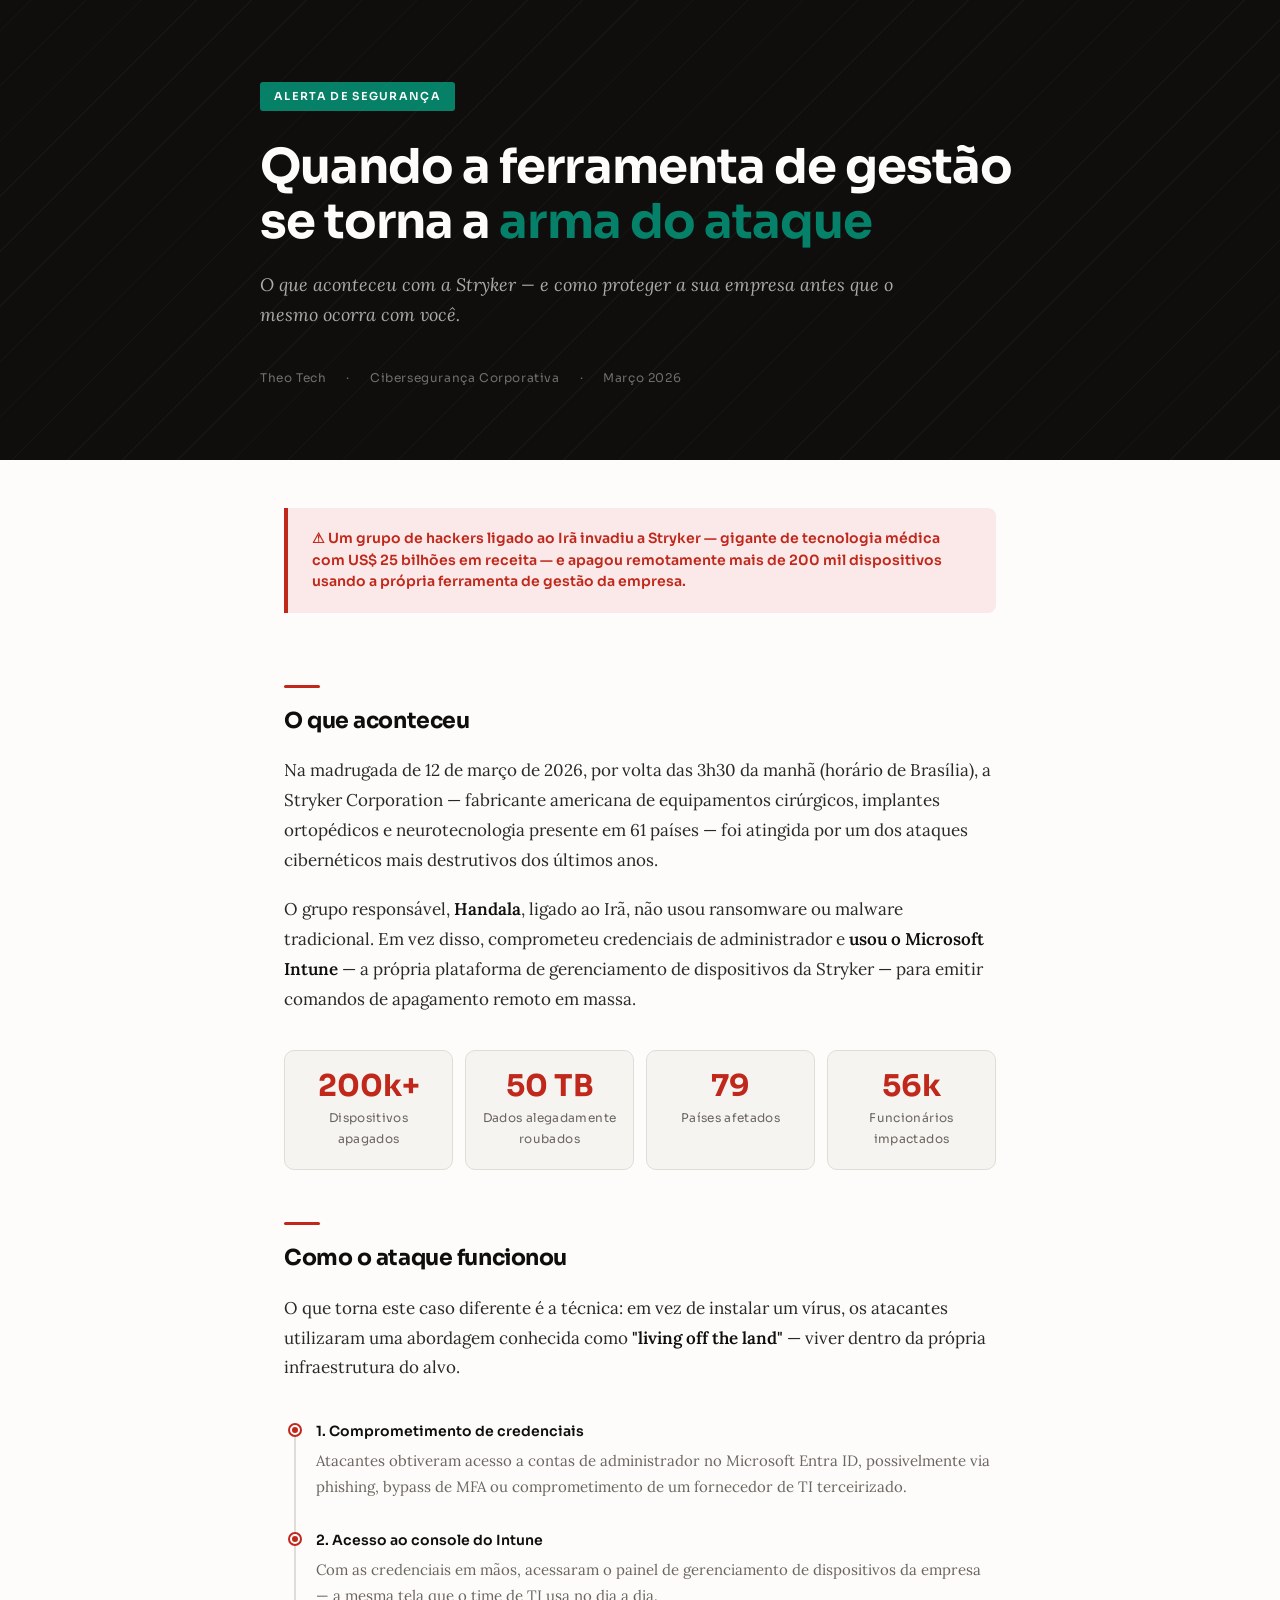
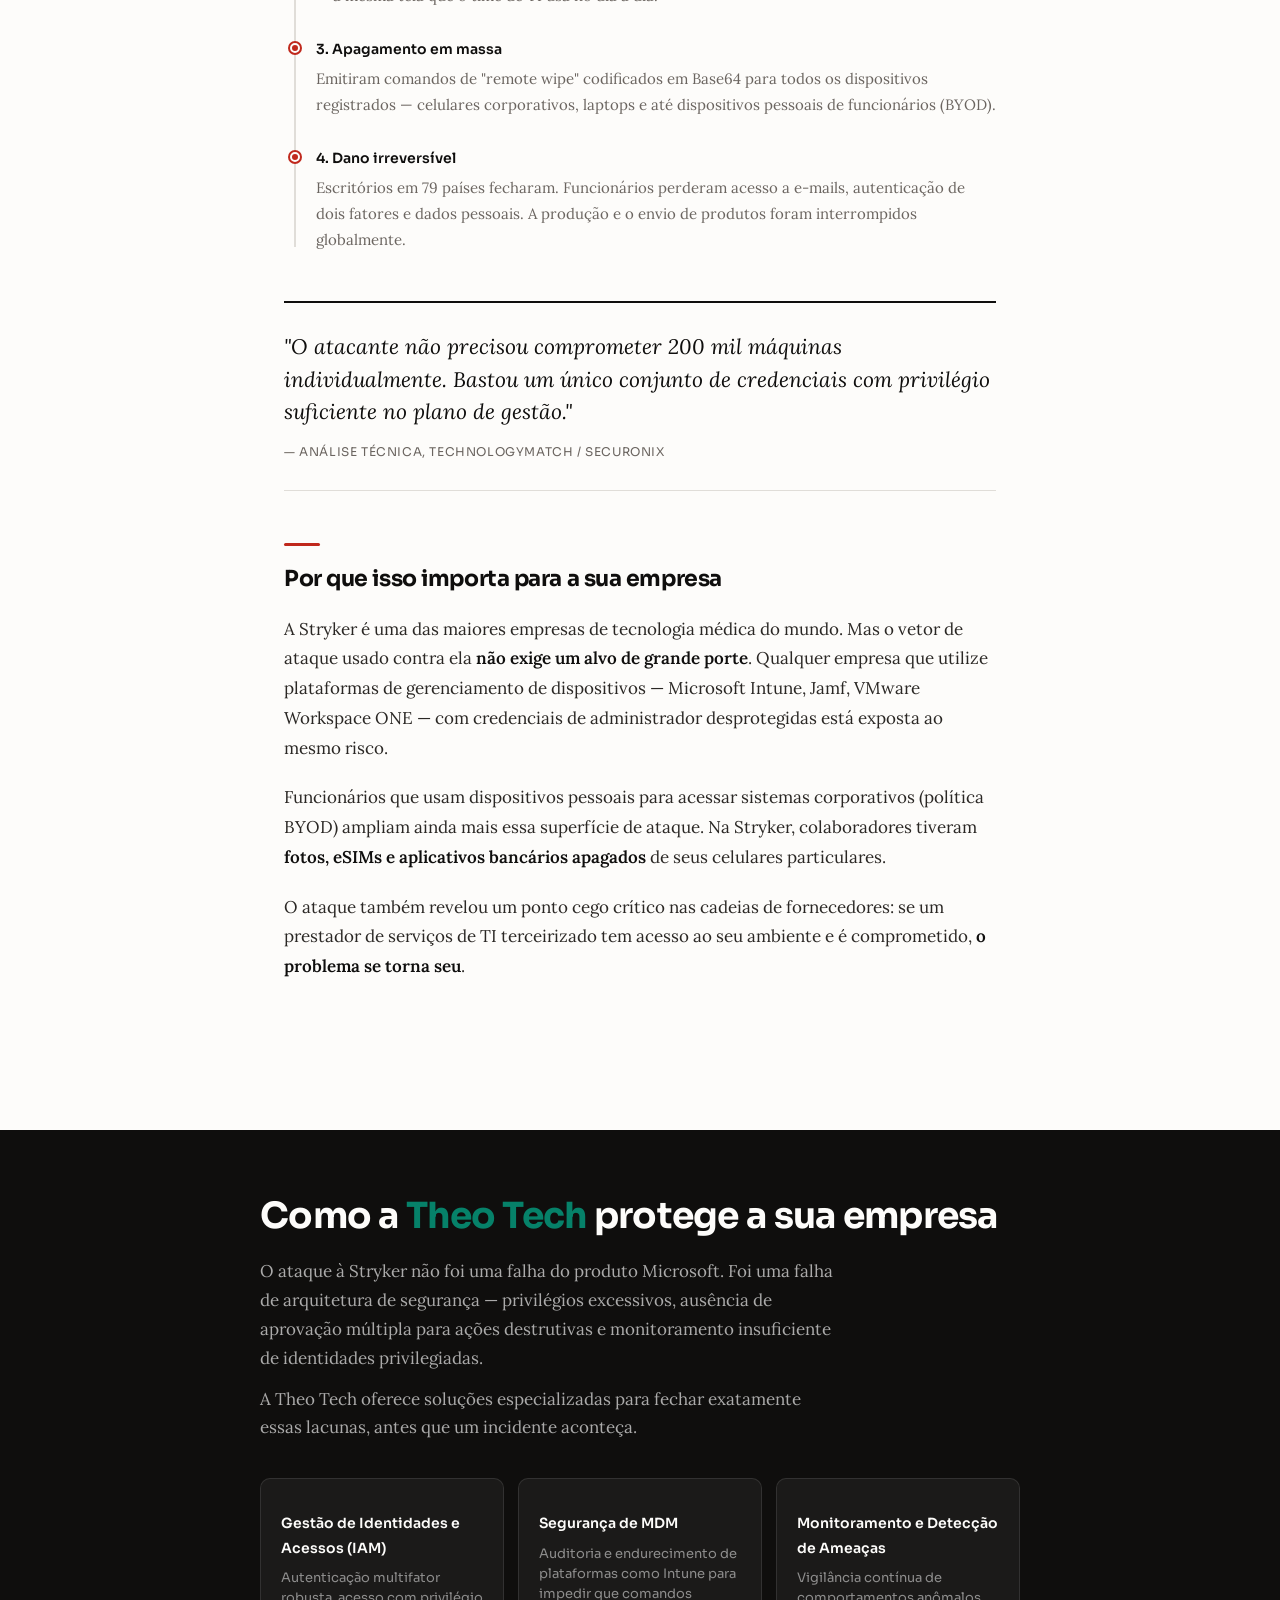
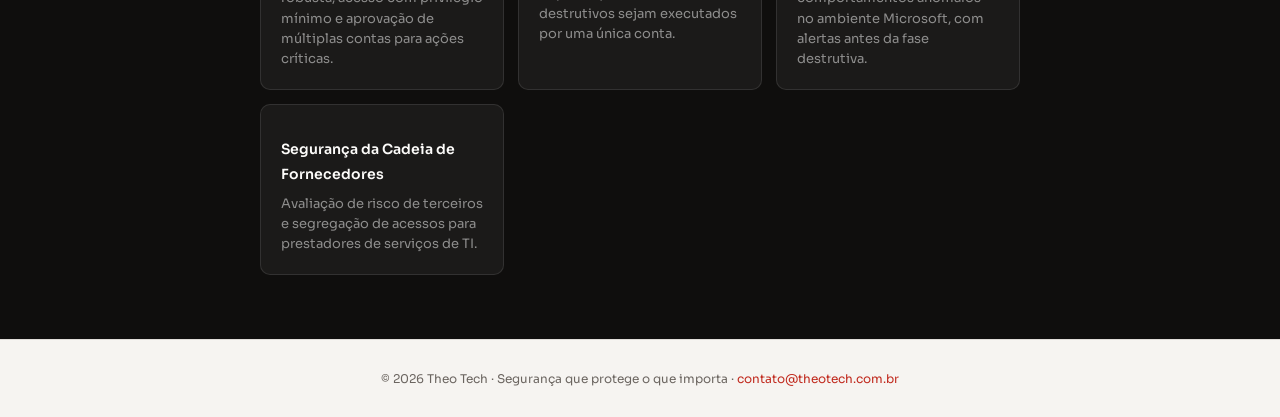
<file: teste.html>
<!DOCTYPE html>
<html lang="pt-BR">
<head>
  <meta charset="UTF-8" />
  <meta name="viewport" content="width=device-width, initial-scale=1.0"/>
  <title>O Ataque à Stryker: O Que Sua Empresa Pode Aprender | Theo Tech</title>
  <link href="https://fonts.googleapis.com/css2?family=Sora:wght@300;400;600;700&family=Lora:ital,wght@0,400;0,600;1,400&display=swap" rel="stylesheet"/>
  <style>
    *, *::before, *::after { box-sizing: border-box; margin: 0; padding: 0; }

    :root {
      --red: #C0281C;
      --red-light: #FAE9E8;
      --red-mid: #00CEA699;
      --dark: #0F0E0D;
      --ink: #1C1A18;
      --muted: #6B6560;
      --surface: #F6F4F1;
      --white: #FDFCFA;
      --border: #E0DDD8;
      --accent: #00CEA699;
      --font-head: 'Sora', sans-serif;
      --font-body: 'Lora', Georgia, serif;
    }

    body {
      background: var(--white);
      color: var(--ink);
      font-family: var(--font-body);
      font-size: 17px;
      line-height: 1.75;
    }

    /* ── HERO ── */
    .hero {
      background: var(--dark);
      color: var(--white);
      padding: 80px 24px 72px;
      position: relative;
      overflow: hidden;
    }
    .hero::before {
      content: '';
      position: absolute;
      inset: 0;
      background:
        repeating-linear-gradient(
          -45deg,
          transparent,
          transparent 38px,
          rgba(255,255,255,0.03) 38px,
          rgba(255,255,255,0.03) 39px
        );
    }
    .hero-inner {
      max-width: 760px;
      margin: 0 auto;
      position: relative;
    }
    .tag {
      display: inline-block;
      font-family: var(--font-head);
      font-size: 11px;
      font-weight: 600;
      letter-spacing: 0.12em;
      text-transform: uppercase;
      background: var(--accent);
      color: #fff;
      padding: 5px 14px;
      border-radius: 3px;
      margin-bottom: 28px;
    }
    .hero h1 {
      font-family: var(--font-head);
      font-size: clamp(28px, 5vw, 48px);
      font-weight: 700;
      line-height: 1.15;
      margin-bottom: 20px;
      letter-spacing: -0.02em;
    }
    .hero h1 em {
      color: var(--red-mid);
      font-style: normal;
    }
    .hero .lead {
      font-size: 18px;
      color: rgba(255,255,255,0.65);
      font-family: var(--font-body);
      font-style: italic;
      max-width: 640px;
      line-height: 1.7;
    }
    .hero-meta {
      margin-top: 36px;
      display: flex;
      align-items: center;
      gap: 20px;
      font-family: var(--font-head);
      font-size: 12px;
      color: rgba(255,255,255,0.4);
      letter-spacing: 0.05em;
    }
    .hero-meta span::before { content: '·'; margin-right: 20px; }
    .hero-meta span:first-child::before { content: ''; margin: 0; }

    /* ── LAYOUT ── */
    .container {
      max-width: 760px;
      margin: 0 auto;
      padding: 0 24px;
    }

    /* ── ALERT BOX ── */
    .alert-box {
      background: var(--red-light);
      border-left: 4px solid var(--red);
      border-radius: 0 8px 8px 0;
      padding: 20px 24px;
      margin: 48px 0 0;
    }
    .alert-box p {
      font-family: var(--font-head);
      font-size: 14px;
      font-weight: 600;
      color: var(--red);
      line-height: 1.55;
      margin: 0;
    }

    /* ── ARTICLE BODY ── */
    .article-body {
      padding: 20px 0 64px;
    }
    .article-body h2 {
      font-family: var(--font-head);
      font-size: 22px;
      font-weight: 700;
      color: var(--dark);
      margin: 52px 0 16px;
      letter-spacing: -0.02em;
    }
    .article-body h2::before {
      content: '';
      display: block;
      width: 36px;
      height: 3px;
      background: var(--red);
      margin-bottom: 14px;
      border-radius: 2px;
    }
    .article-body p {
      margin-bottom: 20px;
      color: #2A2724;
    }
    .article-body strong {
      font-weight: 600;
      color: var(--dark);
    }

    /* ── STAT CARDS ── */
    .stats-grid {
      display: grid;
      grid-template-columns: repeat(auto-fit, minmax(160px, 1fr));
      gap: 12px;
      margin: 36px 0;
    }
    .stat-card {
      background: var(--surface);
      border: 1px solid var(--border);
      border-radius: 10px;
      padding: 20px 16px;
      text-align: center;
    }
    .stat-card .num {
      font-family: var(--font-head);
      font-size: 30px;
      font-weight: 700;
      color: var(--red);
      line-height: 1;
      display: block;
    }
    .stat-card .label {
      font-family: var(--font-head);
      font-size: 12px;
      color: var(--muted);
      margin-top: 6px;
      display: block;
      letter-spacing: 0.03em;
    }

    /* ── HOW IT HAPPENED ── */
    .timeline {
      margin: 36px 0;
      position: relative;
      padding-left: 32px;
    }
    .timeline::before {
      content: '';
      position: absolute;
      left: 10px;
      top: 6px;
      bottom: 6px;
      width: 2px;
      background: var(--border);
    }
    .tl-item {
      position: relative;
      margin-bottom: 28px;
    }
    .tl-item::before {
      content: '';
      position: absolute;
      left: -26px;
      top: 6px;
      width: 10px;
      height: 10px;
      border-radius: 50%;
      background: var(--red);
      border: 2px solid var(--white);
      box-shadow: 0 0 0 2px var(--red);
    }
    .tl-item strong {
      font-family: var(--font-head);
      font-size: 14px;
      font-weight: 600;
      color: var(--dark);
      display: block;
      margin-bottom: 4px;
    }
    .tl-item p {
      font-size: 15px;
      color: var(--muted);
      margin: 0;
    }

    /* ── PULL QUOTE ── */
    .pull-quote {
      border-top: 2px solid var(--dark);
      border-bottom: 1px solid var(--border);
      padding: 28px 0;
      margin: 48px 0;
    }
    .pull-quote blockquote {
      font-family: var(--font-body);
      font-size: 21px;
      font-style: italic;
      color: var(--dark);
      line-height: 1.55;
    }
    .pull-quote cite {
      display: block;
      font-family: var(--font-head);
      font-size: 12px;
      font-style: normal;
      color: var(--muted);
      margin-top: 12px;
      letter-spacing: 0.05em;
      text-transform: uppercase;
    }

    /* ── CTA SECTION ── */
    .cta-section {
      background: var(--dark);
      color: var(--white);
      padding: 64px 24px;
      margin-top: 64px;
    }
    .cta-inner {
      max-width: 760px;
      margin: 0 auto;
    }
    .cta-section h2 {
      font-family: var(--font-head);
      font-size: clamp(22px, 4vw, 36px);
      font-weight: 700;
      letter-spacing: -0.02em;
      line-height: 1.2;
      margin-bottom: 20px;
    }
    .cta-section h2 em {
      color: var(--red-mid);
      font-style: normal;
    }
    .cta-section p {
      font-family: var(--font-body);
      font-size: 17px;
      color: rgba(255,255,255,0.65);
      line-height: 1.7;
      max-width: 580px;
      margin-bottom: 12px;
    }

    /* ── SERVICE CARDS ── */
    .service-grid {
      display: grid;
      grid-template-columns: repeat(auto-fit, minmax(200px, 1fr));
      gap: 14px;
      margin-top: 36px;
    }
    .service-card {
      background: rgba(255,255,255,0.05);
      border: 1px solid rgba(255,255,255,0.1);
      border-radius: 10px;
      padding: 20px;
    }
    .service-card .icon {
      font-size: 22px;
      margin-bottom: 12px;
      display: block;
    }
    .service-card h3 {
      font-family: var(--font-head);
      font-size: 14px;
      font-weight: 600;
      color: var(--white);
      margin-bottom: 8px;
    }
    .service-card p {
      font-family: var(--font-head);
      font-size: 13px;
      color: rgba(255,255,255,0.5);
      line-height: 1.55;
      margin: 0;
    }

    .cta-btn {
      display: inline-block;
      margin-top: 40px;
      background: var(--red);
      color: #fff;
      font-family: var(--font-head);
      font-size: 15px;
      font-weight: 600;
      padding: 14px 32px;
      border-radius: 6px;
      text-decoration: none;
      letter-spacing: 0.02em;
      transition: background 0.2s;
    }
    .cta-btn:hover { background: var(--accent); }

    /* ── FOOTER NOTE ── */
    .footer-note {
      background: var(--surface);
      border-top: 1px solid var(--border);
      padding: 28px 24px;
      text-align: center;
      font-family: var(--font-head);
      font-size: 12px;
      color: var(--muted);
    }
    .footer-note a { color: var(--red); text-decoration: none; }
  </style>
</head>
<body>

<!-- HERO -->
<section class="hero">
  <div class="hero-inner">
    <span class="tag">Alerta de Segurança</span>
    <h1>Quando a ferramenta de gestão se torna a <em>arma do ataque</em></h1>
    <p class="lead">O que aconteceu com a Stryker — e como proteger a sua empresa antes que o mesmo ocorra com você.</p>
    <div class="hero-meta">
      <span>Theo Tech</span>
      <span>Cibersegurança Corporativa</span>
      <span>Março 2026</span>
    </div>
  </div>
</section>

<!-- ARTICLE -->
<div class="container">
  <div class="alert-box">
    <p>⚠ Um grupo de hackers ligado ao Irã invadiu a Stryker — gigante de tecnologia médica com US$ 25 bilhões em receita — e apagou remotamente mais de 200 mil dispositivos usando a própria ferramenta de gestão da empresa.</p>
  </div>

  <article class="article-body">

    <h2>O que aconteceu</h2>
    <p>
      Na madrugada de 12 de março de 2026, por volta das 3h30 da manhã (horário de Brasília), a Stryker Corporation — fabricante americana de equipamentos cirúrgicos, implantes ortopédicos e neurotecnologia presente em 61 países — foi atingida por um dos ataques cibernéticos mais destrutivos dos últimos anos.
    </p>
    <p>
      O grupo responsável, <strong>Handala</strong>, ligado ao Irã, não usou ransomware ou malware tradicional. Em vez disso, comprometeu credenciais de administrador e <strong>usou o Microsoft Intune</strong> — a própria plataforma de gerenciamento de dispositivos da Stryker — para emitir comandos de apagamento remoto em massa.
    </p>

    <div class="stats-grid">
      <div class="stat-card">
        <span class="num">200k+</span>
        <span class="label">Dispositivos apagados</span>
      </div>
      <div class="stat-card">
        <span class="num">50 TB</span>
        <span class="label">Dados alegadamente roubados</span>
      </div>
      <div class="stat-card">
        <span class="num">79</span>
        <span class="label">Países afetados</span>
      </div>
      <div class="stat-card">
        <span class="num">56k</span>
        <span class="label">Funcionários impactados</span>
      </div>
    </div>

    <h2>Como o ataque funcionou</h2>
    <p>
      O que torna este caso diferente é a técnica: em vez de instalar um vírus, os atacantes utilizaram uma abordagem conhecida como <strong>"living off the land"</strong> — viver dentro da própria infraestrutura do alvo.
    </p>

    <div class="timeline">
      <div class="tl-item">
        <strong>1. Comprometimento de credenciais</strong>
        <p>Atacantes obtiveram acesso a contas de administrador no Microsoft Entra ID, possivelmente via phishing, bypass de MFA ou comprometimento de um fornecedor de TI terceirizado.</p>
      </div>
      <div class="tl-item">
        <strong>2. Acesso ao console do Intune</strong>
        <p>Com as credenciais em mãos, acessaram o painel de gerenciamento de dispositivos da empresa — a mesma tela que o time de TI usa no dia a dia.</p>
      </div>
      <div class="tl-item">
        <strong>3. Apagamento em massa</strong>
        <p>Emitiram comandos de "remote wipe" codificados em Base64 para todos os dispositivos registrados — celulares corporativos, laptops e até dispositivos pessoais de funcionários (BYOD).</p>
      </div>
      <div class="tl-item">
        <strong>4. Dano irreversível</strong>
        <p>Escritórios em 79 países fecharam. Funcionários perderam acesso a e-mails, autenticação de dois fatores e dados pessoais. A produção e o envio de produtos foram interrompidos globalmente.</p>
      </div>
    </div>

    <div class="pull-quote">
      <blockquote>
        "O atacante não precisou comprometer 200 mil máquinas individualmente. Bastou um único conjunto de credenciais com privilégio suficiente no plano de gestão."
      </blockquote>
      <cite>— Análise técnica, TechnologyMatch / Securonix</cite>
    </div>

    <h2>Por que isso importa para a sua empresa</h2>
    <p>
      A Stryker é uma das maiores empresas de tecnologia médica do mundo. Mas o vetor de ataque usado contra ela <strong>não exige um alvo de grande porte</strong>. Qualquer empresa que utilize plataformas de gerenciamento de dispositivos — Microsoft Intune, Jamf, VMware Workspace ONE — com credenciais de administrador desprotegidas está exposta ao mesmo risco.
    </p>
    <p>
      Funcionários que usam dispositivos pessoais para acessar sistemas corporativos (política BYOD) ampliam ainda mais essa superfície de ataque. Na Stryker, colaboradores tiveram <strong>fotos, eSIMs e aplicativos bancários apagados</strong> de seus celulares particulares.
    </p>
    <p>
      O ataque também revelou um ponto cego crítico nas cadeias de fornecedores: se um prestador de serviços de TI terceirizado tem acesso ao seu ambiente e é comprometido, <strong>o problema se torna seu</strong>.
    </p>

  </article>
</div>

<!-- CTA SECTION -->
<section class="cta-section">
  <div class="cta-inner">
    <h2>Como a <em>Theo Tech</em> protege a sua empresa</h2>
    <p>
      O ataque à Stryker não foi uma falha do produto Microsoft. Foi uma falha de arquitetura de segurança — privilégios excessivos, ausência de aprovação múltipla para ações destrutivas e monitoramento insuficiente de identidades privilegiadas.
    </p>
    <p>
      A Theo Tech oferece soluções especializadas para fechar exatamente essas lacunas, antes que um incidente aconteça.
    </p>

    <div class="service-grid">
      <div class="service-card">
        <span class="icon"></span>
        <h3>Gestão de Identidades e Acessos (IAM)</h3>
        <p>Autenticação multifator robusta, acesso com privilégio mínimo e aprovação de múltiplas contas para ações críticas.</p>
      </div>
      <div class="service-card">
        <span class="icon"></span>
        <h3>Segurança de MDM</h3>
        <p>Auditoria e endurecimento de plataformas como Intune para impedir que comandos destrutivos sejam executados por uma única conta.</p>
      </div>
      <div class="service-card">
        <span class="icon"></span>
        <h3>Monitoramento e Detecção de Ameaças</h3>
        <p>Vigilância contínua de comportamentos anômalos no ambiente Microsoft, com alertas antes da fase destrutiva.</p>
      </div>
      <div class="service-card">
        <span class="icon"></span>
        <h3>Segurança da Cadeia de Fornecedores</h3>
        <p>Avaliação de risco de terceiros e segregação de acessos para prestadores de serviços de TI.</p>
      </div>
    </div>

  </div>
</section>

<div class="footer-note">
  <p>© 2026 Theo Tech · Segurança que protege o que importa · <a href="#">contato@theotech.com.br</a></p>
</div>

</body>
</html>
</file>
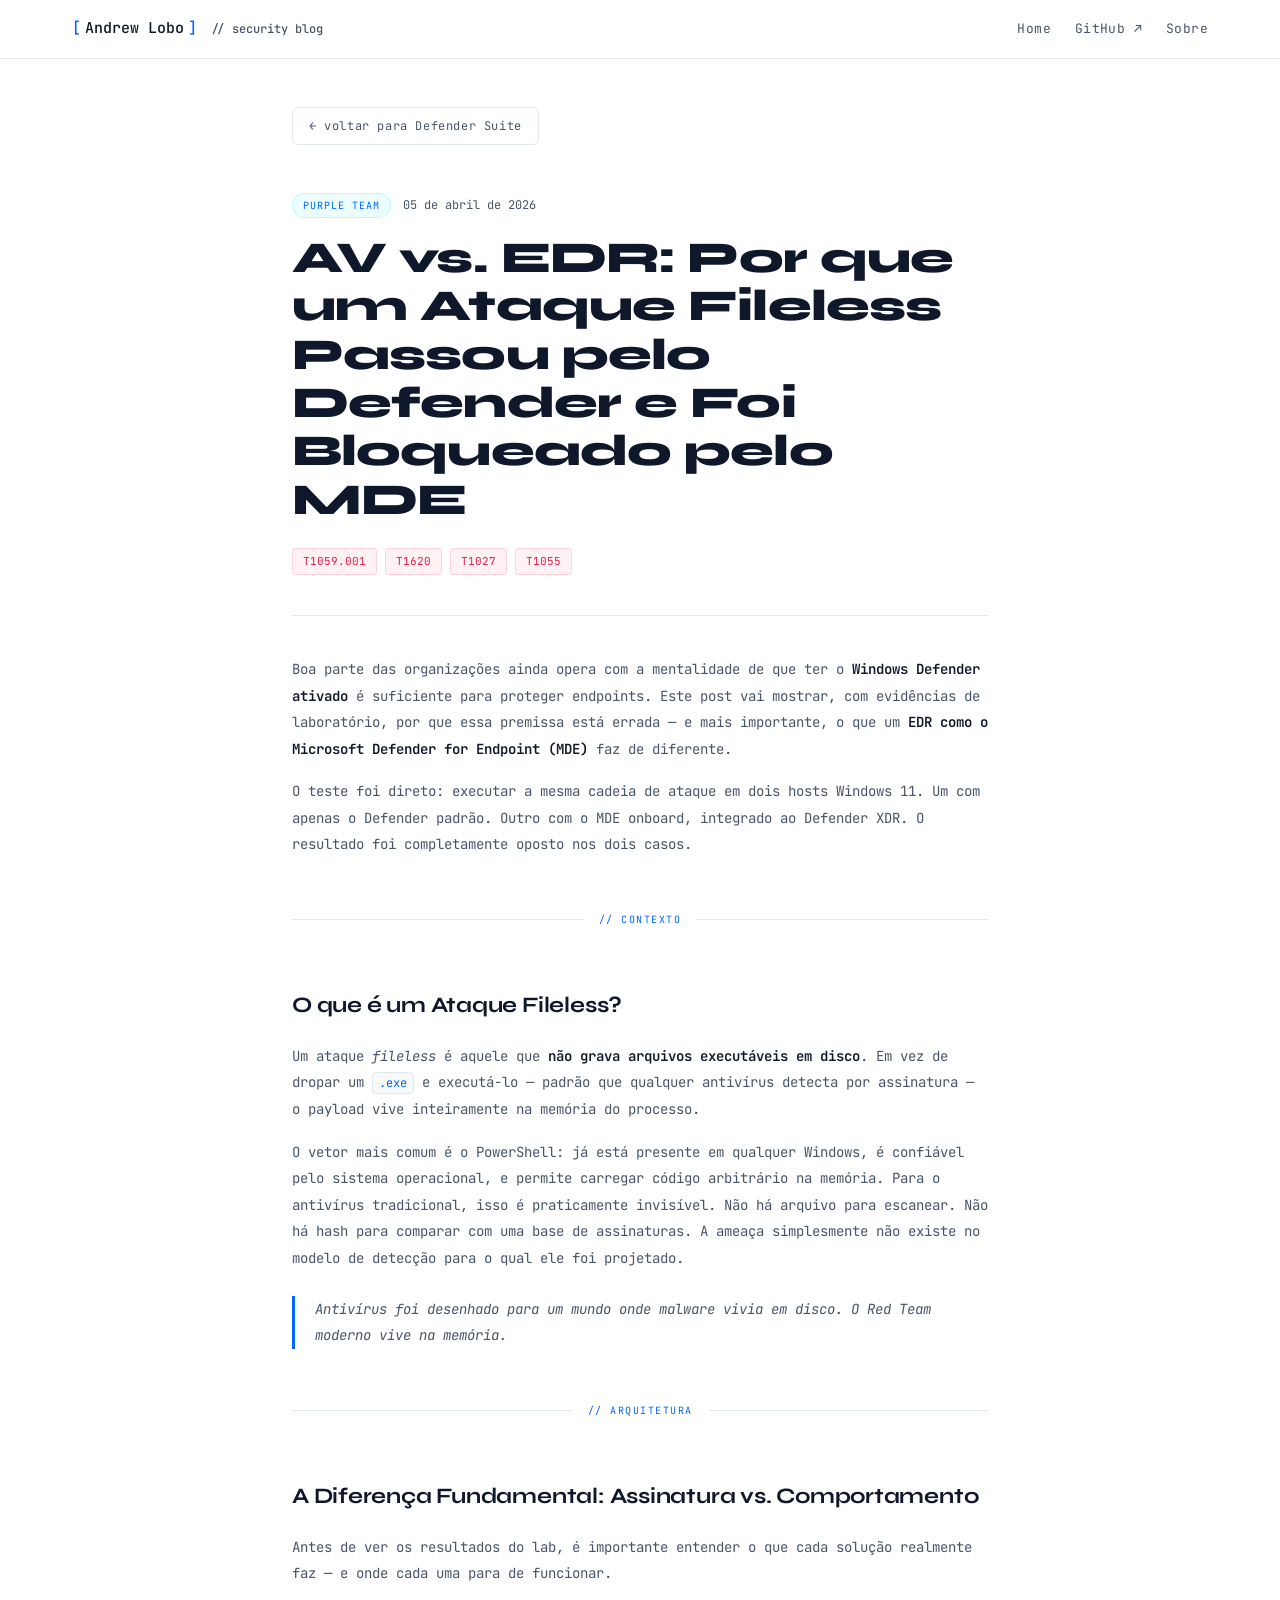
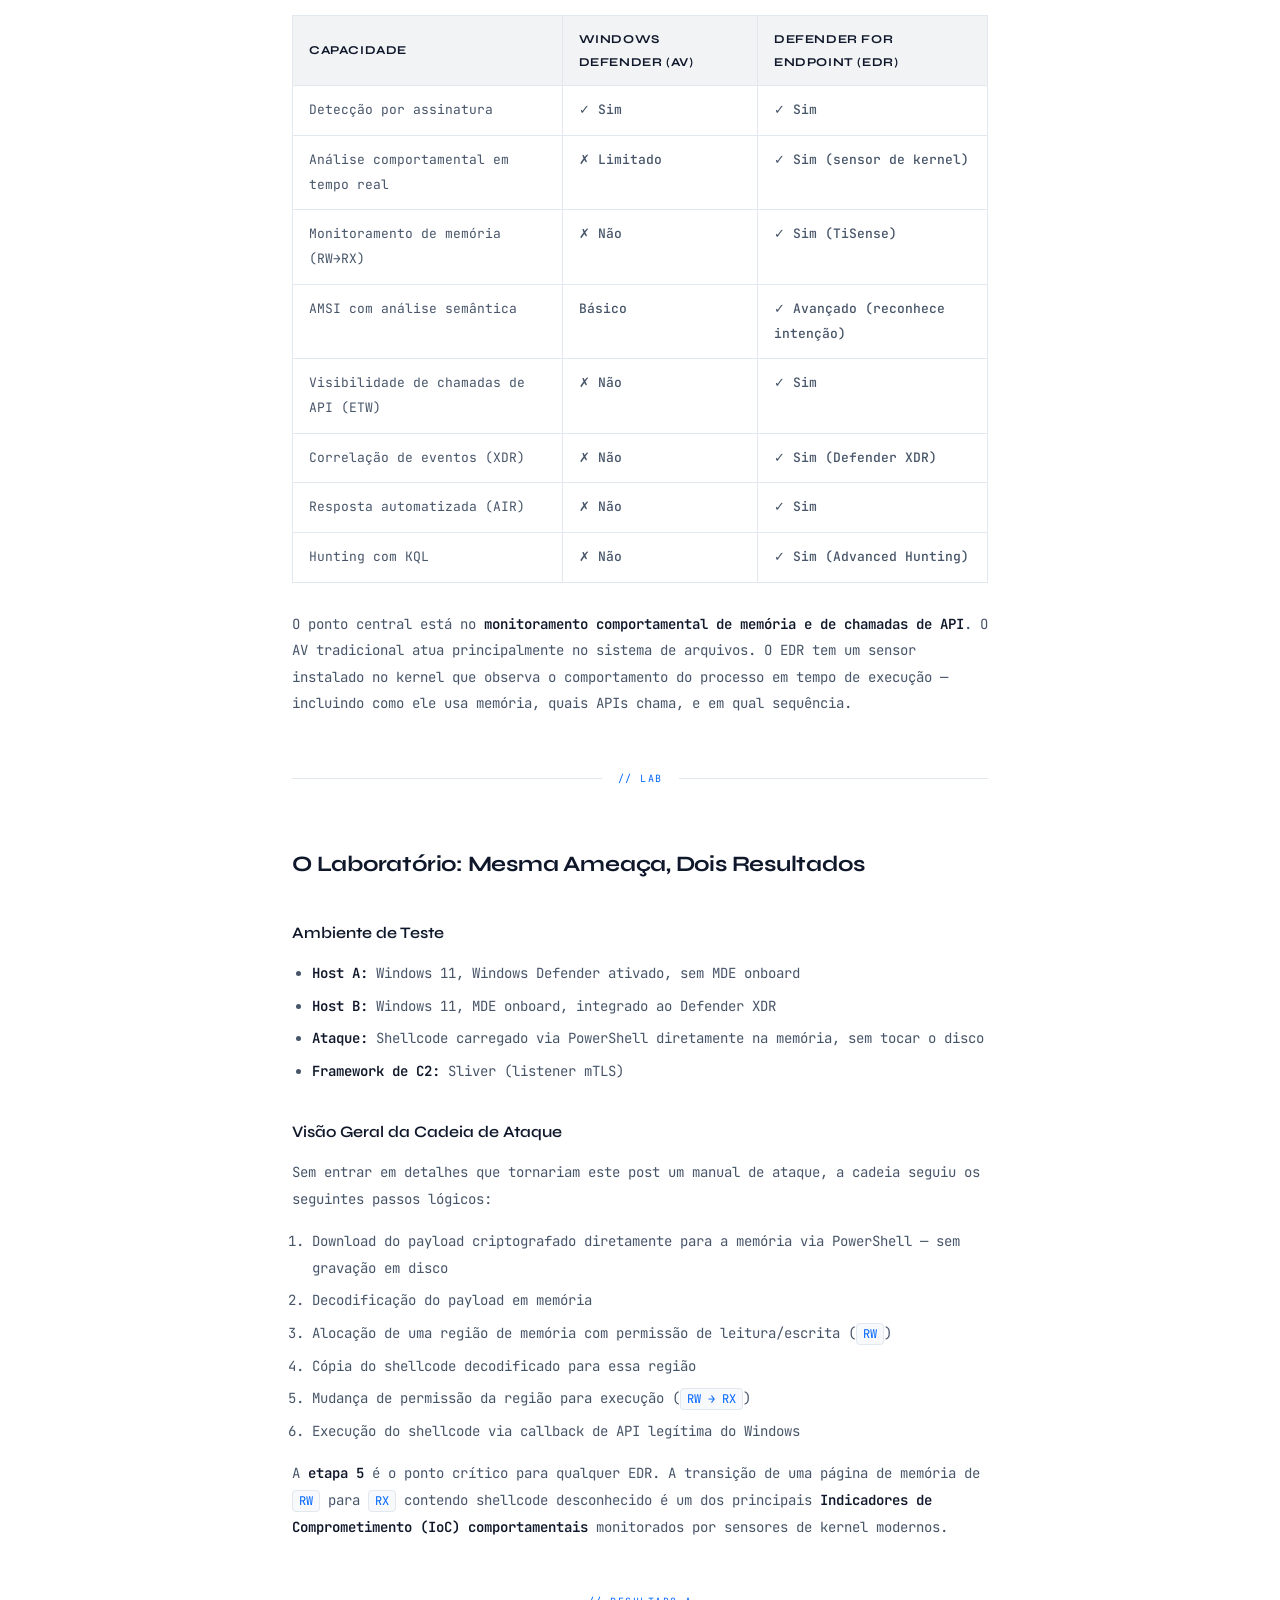
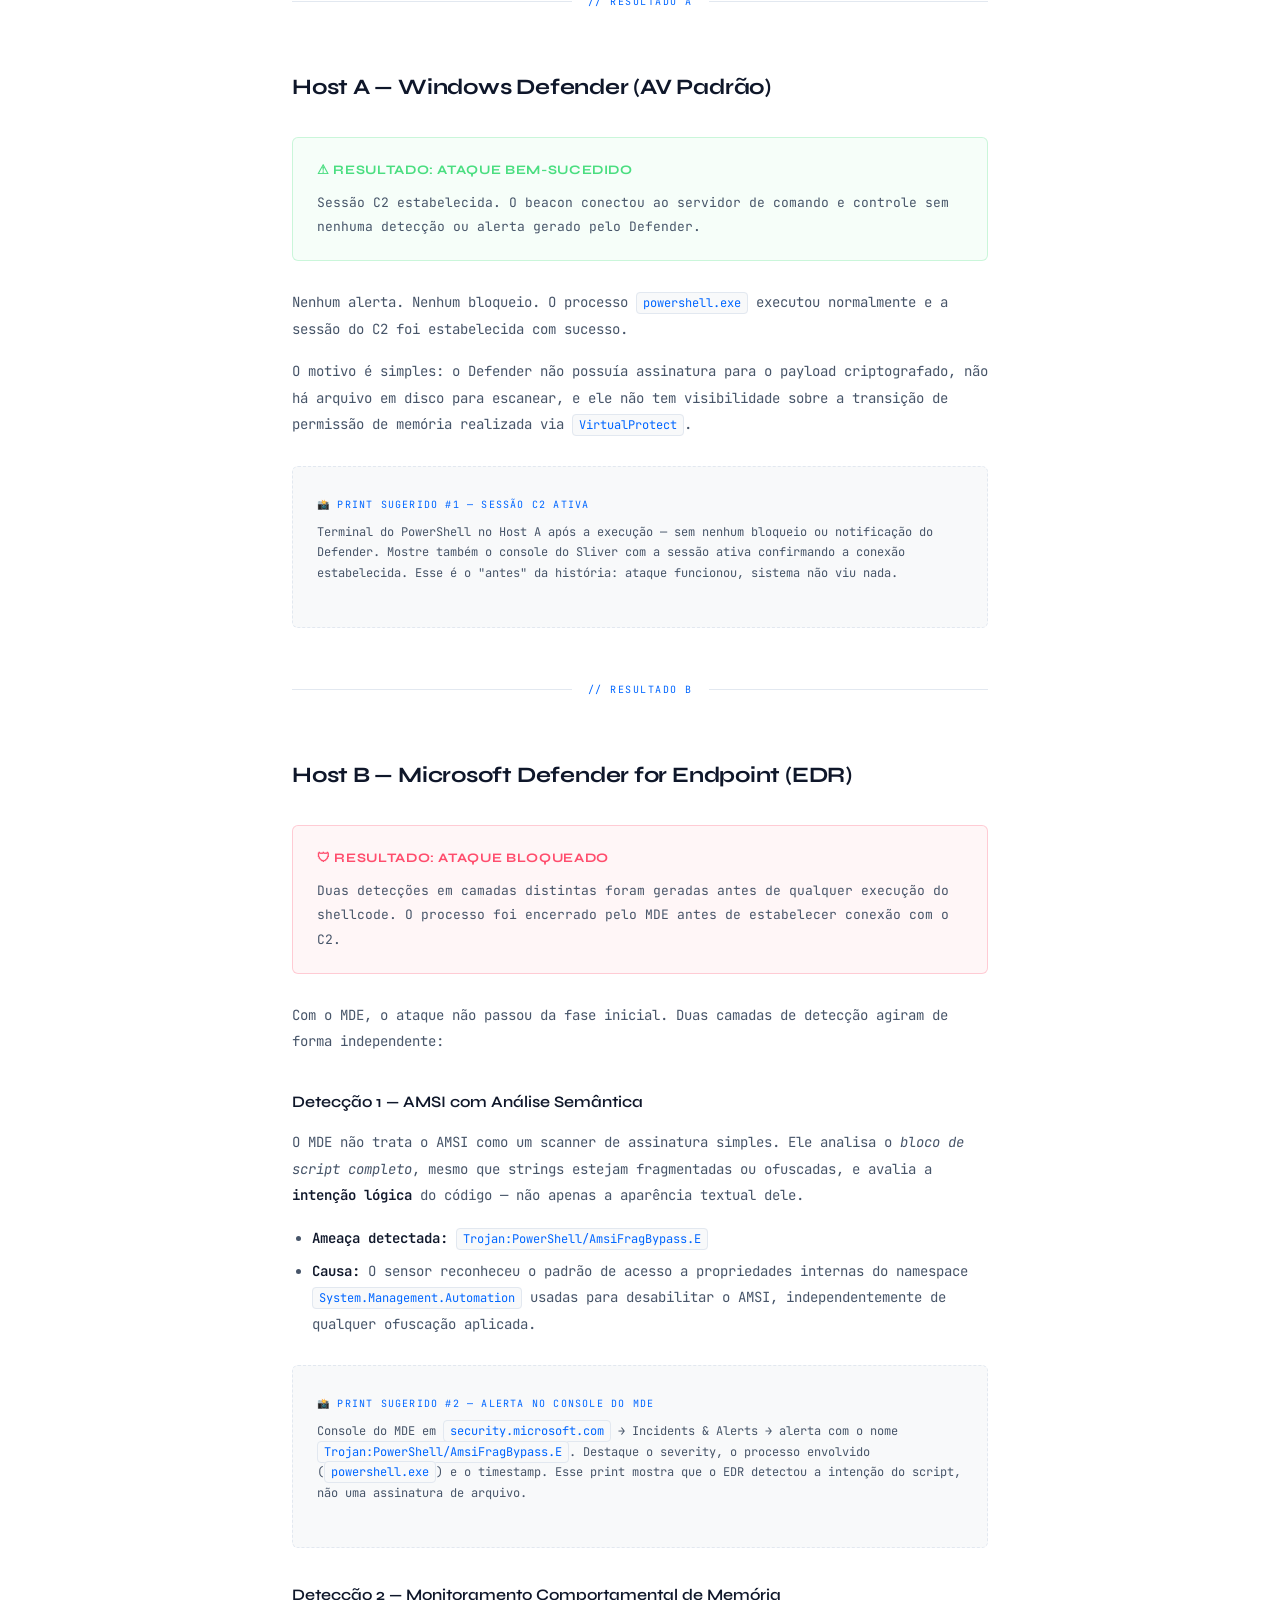
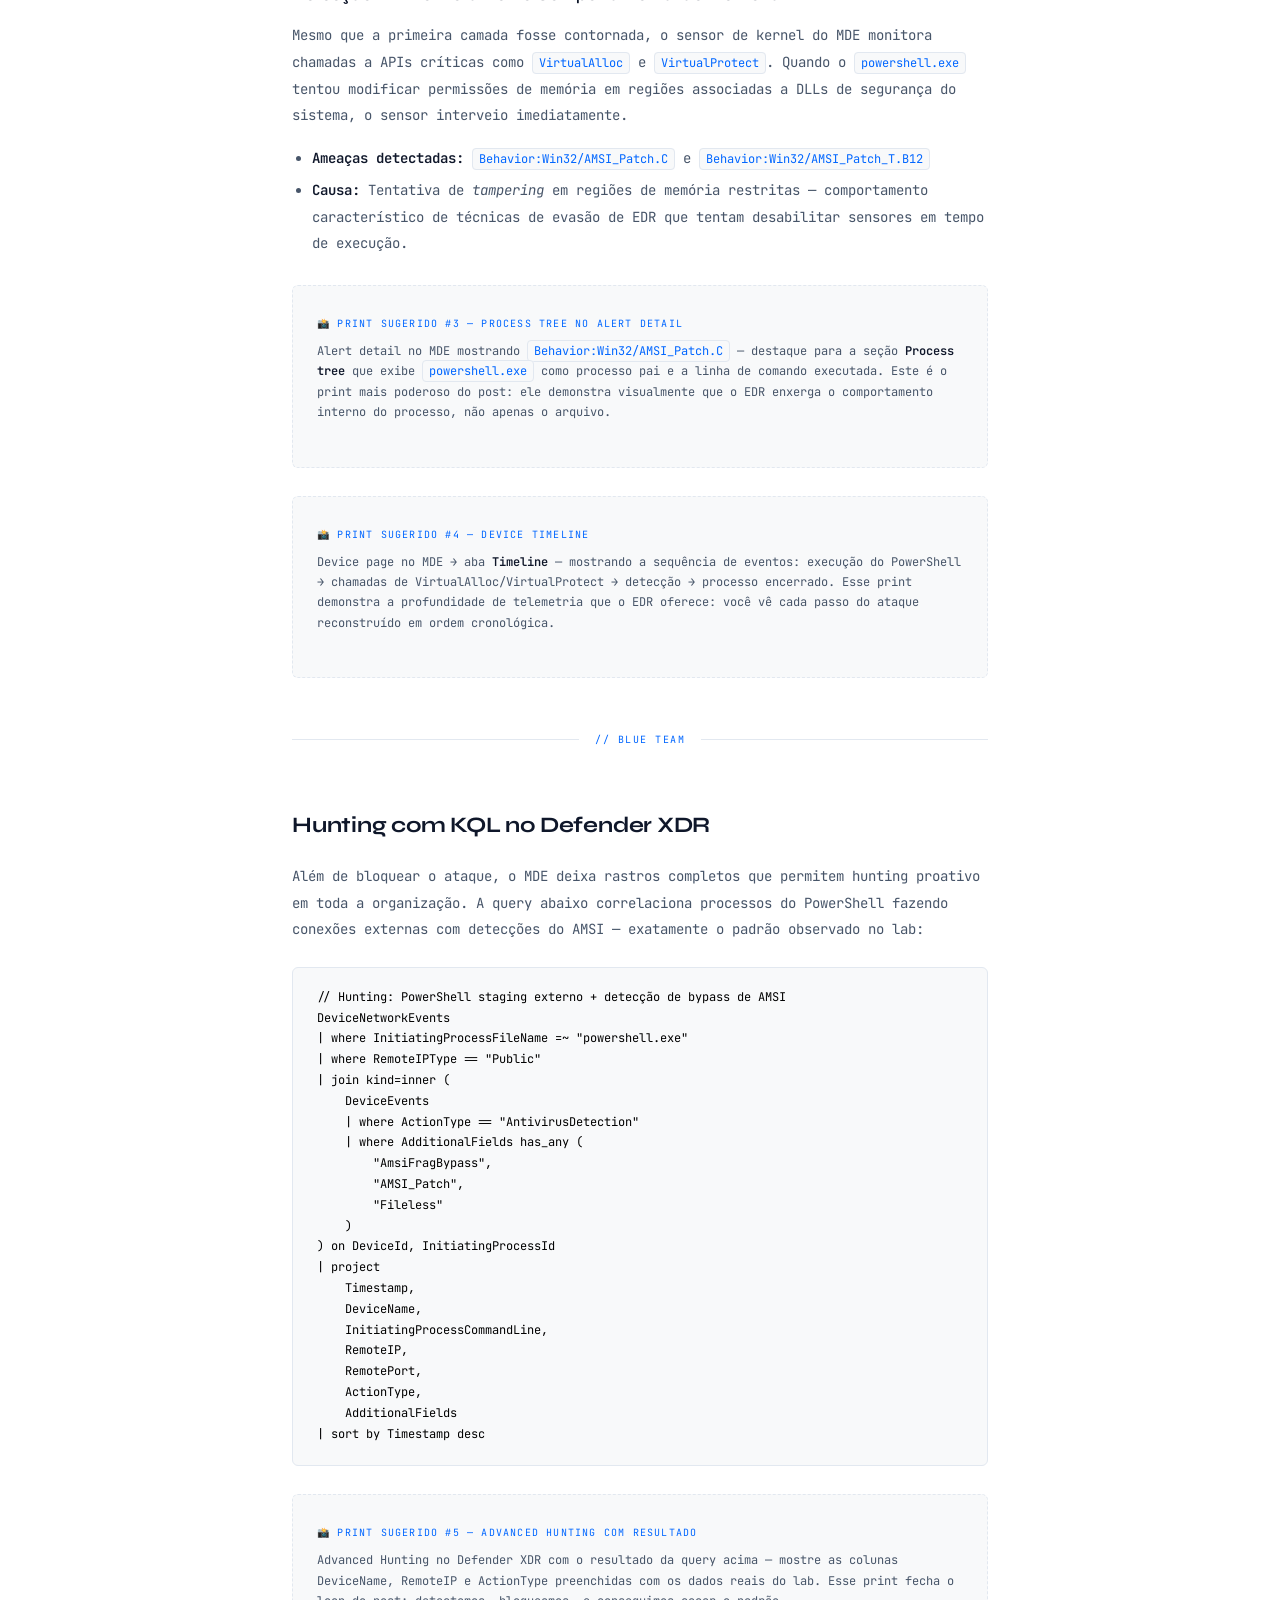
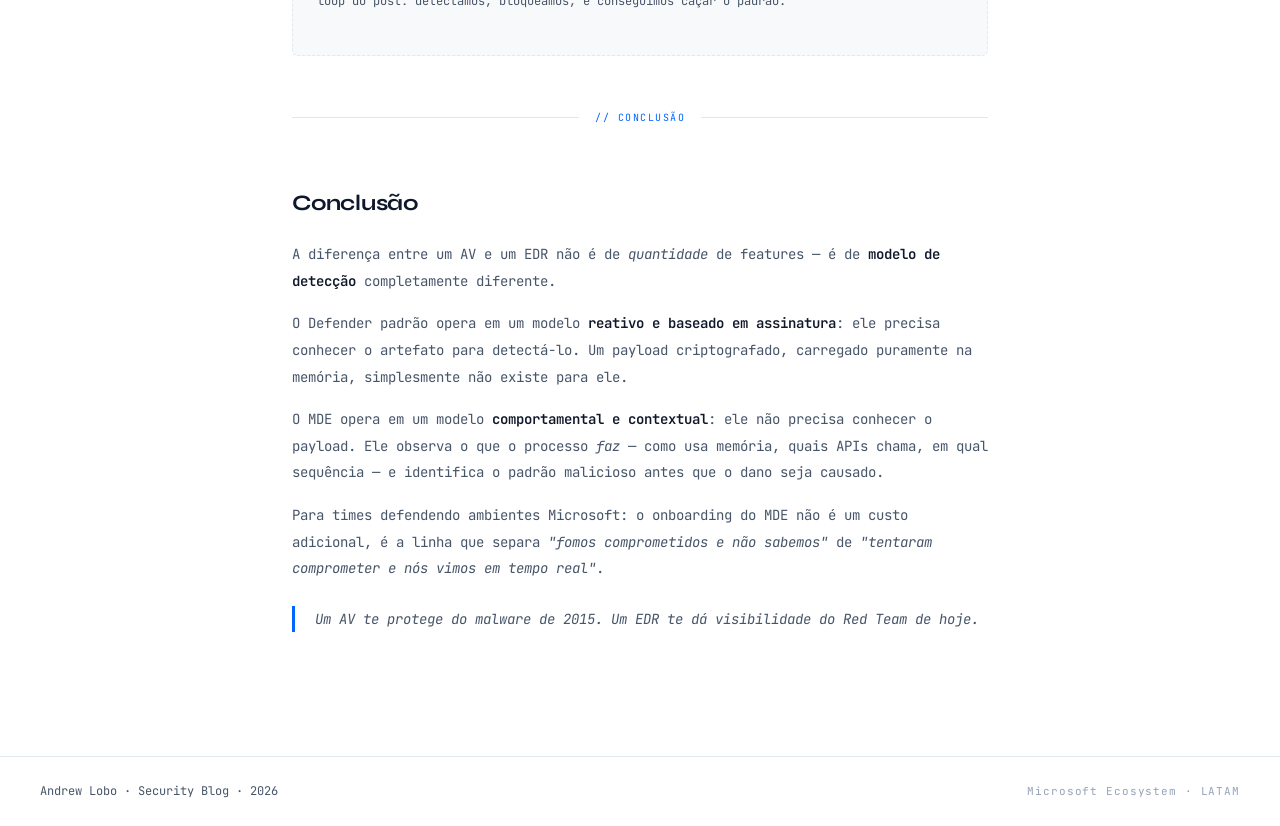
<file: posts/defender-suite/av-vs-edr-fileless.html>
<!DOCTYPE html>
<html lang="pt-BR">
<head>
  <meta charset="UTF-8" />
  <meta name="viewport" content="width=device-width, initial-scale=1.0" />
  <title>AV vs. EDR: Por que um Ataque Fileless Passou pelo Defender e Foi Bloqueado pelo MDE — Andrew Lobo</title>
  <link rel="stylesheet" href="../../style.css" />
  <link rel="preconnect" href="https://fonts.googleapis.com" />
  <link href="https://fonts.googleapis.com/css2?family=Syne:wght@400;600;700;800&family=JetBrains+Mono:wght@300;400;500&display=swap" rel="stylesheet" />
  <style>
    .post-page { max-width: 760px; margin: 0 auto; padding: 48px 32px 100px; }

    .post-back {
      display: inline-flex;
      align-items: center;
      gap: 8px;
      color: var(--text-dim);
      text-decoration: none;
      font-size: 12px;
      letter-spacing: 0.05em;
      margin-bottom: 48px;
      border: 1px solid var(--border);
      padding: 8px 16px;
      border-radius: 6px;
      transition: border-color 220ms, color 220ms;
    }
    .post-back:hover { border-color: var(--accent); color: var(--accent); }

    .post-tag-line {
      display: flex;
      align-items: center;
      gap: 12px;
      margin-bottom: 16px;
      flex-wrap: wrap;
    }
    .post-tag-label {
      font-size: 10px;
      letter-spacing: 0.1em;
      text-transform: uppercase;
      color: var(--accent);
      background: rgba(0,229,255,.08);
      border: 1px solid rgba(0,229,255,.2);
      padding: 3px 10px;
      border-radius: 100px;
    }
    .post-date-label { font-size: 12px; color: var(--text-dim); }

    .post-h1 {
      font-family: 'Syne', sans-serif;
      font-weight: 800;
      font-size: clamp(28px, 5vw, 44px);
      line-height: 1.1;
      letter-spacing: -0.02em;
      color: var(--text);
      margin-bottom: 24px;
    }

    .post-mitre-line {
      display: flex;
      gap: 8px;
      flex-wrap: wrap;
      margin-bottom: 40px;
      padding-bottom: 40px;
      border-bottom: 1px solid var(--border);
    }
    .post-mitre-badge {
      font-size: 11px;
      font-family: 'JetBrains Mono', monospace;
      color: var(--accent2);
      background: rgba(255,77,109,.07);
      border: 1px solid rgba(255,77,109,.2);
      padding: 3px 10px;
      border-radius: 4px;
    }

    .post-content { line-height: 1.9; }
    .post-content h2 {
      font-family: 'Syne', sans-serif;
      font-weight: 700;
      font-size: 22px;
      color: var(--text);
      margin: 56px 0 16px;
      letter-spacing: -0.01em;
    }
    .post-content h3 {
      font-family: 'Syne', sans-serif;
      font-weight: 600;
      font-size: 16px;
      color: var(--text);
      margin: 32px 0 12px;
    }
    .post-content p { color: var(--text-dim); margin-bottom: 16px; }
    .post-content ul, .post-content ol {
      color: var(--text-dim);
      margin: 0 0 16px 20px;
    }
    .post-content li { margin-bottom: 6px; }
    .post-content strong { color: var(--text); font-weight: 600; }
    .post-content a { color: var(--accent); }

    .post-content pre {
      background: var(--surface);
      border: 1px solid var(--border);
      border-radius: 6px;
      padding: 20px 24px;
      overflow-x: auto;
      margin: 24px 0;
      font-size: 13px;
      line-height: 1.6;
      color: #000000;
    }
    .post-content code {
      font-family: 'JetBrains Mono', monospace;
      font-size: 12px;
      background: var(--surface);
      border: 1px solid var(--border);
      padding: 2px 6px;
      border-radius: 4px;
      color: var(--accent);
    }
    .post-content pre code {
      background: none;
      border: none;
      padding: 0;
      color: inherit;
    }

    blockquote {
      border-left: 3px solid var(--accent);
      padding-left: 20px;
      margin: 24px 0;
      color: var(--text-dim);
      font-style: italic;
    }

    /* Comparison table */
    .compare-table {
      width: 100%;
      border-collapse: collapse;
      margin: 28px 0;
      font-size: 13px;
    }
    .compare-table th {
      font-family: 'Syne', sans-serif;
      font-weight: 700;
      font-size: 12px;
      letter-spacing: 0.05em;
      text-transform: uppercase;
      padding: 12px 16px;
      background: var(--surface2);
      border: 1px solid var(--border);
      color: var(--text);
      text-align: left;
    }
    .compare-table td {
      padding: 12px 16px;
      border: 1px solid var(--border);
      color: var(--text-dim);
      vertical-align: top;
    }
    .compare-table tr:hover td { background: var(--surface2); }
    .tag-red   { color: #ff4d6d; font-weight: 500; }
    .tag-green { color: #4ade80; font-weight: 500; }

    /* Screenshot placeholder */
    .screenshot-slot {
      border: 1px dashed var(--border);
      border-radius: var(--radius);
      padding: 28px 24px;
      margin: 28px 0;
      background: var(--surface);
    }
    .screenshot-label {
      font-size: 10px;
      letter-spacing: 0.12em;
      text-transform: uppercase;
      color: var(--accent);
      font-family: 'JetBrains Mono', monospace;
      margin-bottom: 8px;
      display: block;
    }
    .screenshot-desc {
      font-size: 12px;
      color: var(--text-dim);
      line-height: 1.7;
      margin: 0;
    }

    /* Result boxes */
    .result-box {
      border-radius: var(--radius);
      padding: 20px 24px;
      margin: 28px 0;
      border: 1px solid;
    }
    .result-box.success {
      background: rgba(74, 222, 128, 0.05);
      border-color: rgba(74, 222, 128, 0.25);
    }
    .result-box.blocked {
      background: rgba(255, 77, 109, 0.05);
      border-color: rgba(255, 77, 109, 0.25);
    }
    .result-box-title {
      font-family: 'Syne', sans-serif;
      font-weight: 700;
      font-size: 13px;
      letter-spacing: 0.05em;
      text-transform: uppercase;
      margin-bottom: 8px;
    }
    .result-box.success .result-box-title { color: #4ade80; }
    .result-box.blocked .result-box-title  { color: #ff4d6d; }
    .result-box p { margin: 0; font-size: 13px; color: var(--text-dim); }

    /* Section marker */
    .section-divider {
      display: flex;
      align-items: center;
      gap: 16px;
      margin: 52px 0 4px;
    }
    .section-divider span {
      color: var(--accent);
      font-size: 10px;
      letter-spacing: 0.15em;
      text-transform: uppercase;
      white-space: nowrap;
      font-family: 'JetBrains Mono', monospace;
    }
    .section-divider::before,
    .section-divider::after {
      content: '';
      flex: 1;
      height: 1px;
      background: var(--border);
    }

    @media (max-width: 640px) {
      .post-page { padding: 32px 20px 64px; }
      .compare-table { font-size: 11px; }
      .compare-table th, .compare-table td { padding: 8px 10px; }
    }
  </style>
</head>
<body>

  <header class="site-header">
    <div class="header-inner">
      <div class="logo">
        <span class="logo-bracket">[</span>
        <span class="logo-name">Andrew Lobo</span>
        <span class="logo-bracket">]</span>
        <span class="logo-tag">// security blog</span>
      </div>
      <nav class="header-nav">
        <a href="../../index.html" class="nav-link">Home</a>
        <a href="https://github.com/math69b" target="_blank" class="nav-link">GitHub ↗</a>
        <a href="../../sobre.html" class="nav-link">Sobre</a>
      </nav>
    </div>
  </header>

  <main class="post-page">

    <a class="post-back" href="../../index.html#defender-suite">← voltar para Defender Suite</a>

    <div class="post-tag-line">
      <span class="post-tag-label">Purple Team</span>
      <span class="post-date-label">05 de abril de 2026</span>
    </div>

    <h1 class="post-h1">AV vs. EDR: Por que um Ataque Fileless Passou pelo Defender e Foi Bloqueado pelo MDE</h1>

    <div class="post-mitre-line">
      <span class="post-mitre-badge">T1059.001</span>
      <span class="post-mitre-badge">T1620</span>
      <span class="post-mitre-badge">T1027</span>
      <span class="post-mitre-badge">T1055</span>
    </div>

    <article class="post-content">

      <p>
        Boa parte das organizações ainda opera com a mentalidade de que ter o <strong>Windows Defender ativado</strong> é suficiente para proteger endpoints. Este post vai mostrar, com evidências de laboratório, por que essa premissa está errada — e mais importante, o que um <strong>EDR como o Microsoft Defender for Endpoint (MDE)</strong> faz de diferente.
      </p>
      <p>
        O teste foi direto: executar a mesma cadeia de ataque em dois hosts Windows 11. Um com apenas o Defender padrão. Outro com o MDE onboard, integrado ao Defender XDR. O resultado foi completamente oposto nos dois casos.
      </p>

      <div class="section-divider"><span>// contexto</span></div>
      <h2>O que é um Ataque Fileless?</h2>

      <p>
        Um ataque <em>fileless</em> é aquele que <strong>não grava arquivos executáveis em disco</strong>. Em vez de dropar um <code>.exe</code> e executá-lo — padrão que qualquer antivírus detecta por assinatura — o payload vive inteiramente na memória do processo.
      </p>
      <p>
        O vetor mais comum é o PowerShell: já está presente em qualquer Windows, é confiável pelo sistema operacional, e permite carregar código arbitrário na memória. Para o antivírus tradicional, isso é praticamente invisível. Não há arquivo para escanear. Não há hash para comparar com uma base de assinaturas. A ameaça simplesmente não existe no modelo de detecção para o qual ele foi projetado.
      </p>

      <blockquote>
        Antivírus foi desenhado para um mundo onde malware vivia em disco. O Red Team moderno vive na memória.
      </blockquote>

      <div class="section-divider"><span>// arquitetura</span></div>
      <h2>A Diferença Fundamental: Assinatura vs. Comportamento</h2>

      <p>
        Antes de ver os resultados do lab, é importante entender o que cada solução realmente faz — e onde cada uma para de funcionar.
      </p>

      <table class="compare-table">
        <thead>
          <tr>
            <th>Capacidade</th>
            <th>Windows Defender (AV)</th>
            <th>Defender for Endpoint (EDR)</th>
          </tr>
        </thead>
        <tbody>
          <tr>
            <td>Detecção por assinatura</td>
            <td class="tag-green">✓ Sim</td>
            <td class="tag-green">✓ Sim</td>
          </tr>
          <tr>
            <td>Análise comportamental em tempo real</td>
            <td class="tag-red">✗ Limitado</td>
            <td class="tag-green">✓ Sim (sensor de kernel)</td>
          </tr>
          <tr>
            <td>Monitoramento de memória (RW→RX)</td>
            <td class="tag-red">✗ Não</td>
            <td class="tag-green">✓ Sim (TiSense)</td>
          </tr>
          <tr>
            <td>AMSI com análise semântica</td>
            <td class="tag-red">Básico</td>
            <td class="tag-green">✓ Avançado (reconhece intenção)</td>
          </tr>
          <tr>
            <td>Visibilidade de chamadas de API (ETW)</td>
            <td class="tag-red">✗ Não</td>
            <td class="tag-green">✓ Sim</td>
          </tr>
          <tr>
            <td>Correlação de eventos (XDR)</td>
            <td class="tag-red">✗ Não</td>
            <td class="tag-green">✓ Sim (Defender XDR)</td>
          </tr>
          <tr>
            <td>Resposta automatizada (AIR)</td>
            <td class="tag-red">✗ Não</td>
            <td class="tag-green">✓ Sim</td>
          </tr>
          <tr>
            <td>Hunting com KQL</td>
            <td class="tag-red">✗ Não</td>
            <td class="tag-green">✓ Sim (Advanced Hunting)</td>
          </tr>
        </tbody>
      </table>

      <p>
        O ponto central está no <strong>monitoramento comportamental de memória e de chamadas de API</strong>. O AV tradicional atua principalmente no sistema de arquivos. O EDR tem um sensor instalado no kernel que observa o comportamento do processo em tempo de execução — incluindo como ele usa memória, quais APIs chama, e em qual sequência.
      </p>

      <div class="section-divider"><span>// lab</span></div>
      <h2>O Laboratório: Mesma Ameaça, Dois Resultados</h2>

      <h3>Ambiente de Teste</h3>
      <ul>
        <li><strong>Host A:</strong> Windows 11, Windows Defender ativado, sem MDE onboard</li>
        <li><strong>Host B:</strong> Windows 11, MDE onboard, integrado ao Defender XDR</li>
        <li><strong>Ataque:</strong> Shellcode carregado via PowerShell diretamente na memória, sem tocar o disco</li>
        <li><strong>Framework de C2:</strong> Sliver (listener mTLS)</li>
      </ul>

      <h3>Visão Geral da Cadeia de Ataque</h3>
      <p>
        Sem entrar em detalhes que tornariam este post um manual de ataque, a cadeia seguiu os seguintes passos lógicos:
      </p>
      <ol>
        <li>Download do payload criptografado diretamente para a memória via PowerShell — sem gravação em disco</li>
        <li>Decodificação do payload em memória</li>
        <li>Alocação de uma região de memória com permissão de leitura/escrita (<code>RW</code>)</li>
        <li>Cópia do shellcode decodificado para essa região</li>
        <li>Mudança de permissão da região para execução (<code>RW → RX</code>)</li>
        <li>Execução do shellcode via callback de API legítima do Windows</li>
      </ol>
      <p>
        A <strong>etapa 5</strong> é o ponto crítico para qualquer EDR. A transição de uma página de memória de <code>RW</code> para <code>RX</code> contendo shellcode desconhecido é um dos principais <strong>Indicadores de Comprometimento (IoC) comportamentais</strong> monitorados por sensores de kernel modernos.
      </p>

      <div class="section-divider"><span>// resultado A</span></div>
      <h2>Host A — Windows Defender (AV Padrão)</h2>

      <div class="result-box success">
        <div class="result-box-title">⚠ Resultado: Ataque Bem-Sucedido</div>
        <p>Sessão C2 estabelecida. O beacon conectou ao servidor de comando e controle sem nenhuma detecção ou alerta gerado pelo Defender.</p>
      </div>

      <p>
        Nenhum alerta. Nenhum bloqueio. O processo <code>powershell.exe</code> executou normalmente e a sessão do C2 foi estabelecida com sucesso.
      </p>
      <p>
        O motivo é simples: o Defender não possuía assinatura para o payload criptografado, não há arquivo em disco para escanear, e ele não tem visibilidade sobre a transição de permissão de memória realizada via <code>VirtualProtect</code>.
      </p>

      <div class="screenshot-slot">
        <span class="screenshot-label">📸 Print sugerido #1 — Sessão C2 ativa</span>
        <p class="screenshot-desc">
          Terminal do PowerShell no Host A após a execução — sem nenhum bloqueio ou notificação do Defender. Mostre também o console do Sliver com a sessão ativa confirmando a conexão estabelecida. Esse é o "antes" da história: ataque funcionou, sistema não viu nada.
        </p>
      </div>

      <div class="section-divider"><span>// resultado B</span></div>
      <h2>Host B — Microsoft Defender for Endpoint (EDR)</h2>

      <div class="result-box blocked">
        <div class="result-box-title">🛡 Resultado: Ataque Bloqueado</div>
        <p>Duas detecções em camadas distintas foram geradas antes de qualquer execução do shellcode. O processo foi encerrado pelo MDE antes de estabelecer conexão com o C2.</p>
      </div>

      <p>
        Com o MDE, o ataque não passou da fase inicial. Duas camadas de detecção agiram de forma independente:
      </p>

      <h3>Detecção 1 — AMSI com Análise Semântica</h3>
      <p>
        O MDE não trata o AMSI como um scanner de assinatura simples. Ele analisa o <em>bloco de script completo</em>, mesmo que strings estejam fragmentadas ou ofuscadas, e avalia a <strong>intenção lógica</strong> do código — não apenas a aparência textual dele.
      </p>
      <ul>
        <li><strong>Ameaça detectada:</strong> <code>Trojan:PowerShell/AmsiFragBypass.E</code></li>
        <li><strong>Causa:</strong> O sensor reconheceu o padrão de acesso a propriedades internas do namespace <code>System.Management.Automation</code> usadas para desabilitar o AMSI, independentemente de qualquer ofuscação aplicada.</li>
      </ul>

      <div class="screenshot-slot">
        <span class="screenshot-label">📸 Print sugerido #2 — Alerta no console do MDE</span>
        <p class="screenshot-desc">
          Console do MDE em <code>security.microsoft.com</code> → Incidents &amp; Alerts → alerta com o nome <code>Trojan:PowerShell/AmsiFragBypass.E</code>. Destaque o severity, o processo envolvido (<code>powershell.exe</code>) e o timestamp. Esse print mostra que o EDR detectou a intenção do script, não uma assinatura de arquivo.
        </p>
      </div>

      <h3>Detecção 2 — Monitoramento Comportamental de Memória</h3>
      <p>
        Mesmo que a primeira camada fosse contornada, o sensor de kernel do MDE monitora chamadas a APIs críticas como <code>VirtualAlloc</code> e <code>VirtualProtect</code>. Quando o <code>powershell.exe</code> tentou modificar permissões de memória em regiões associadas a DLLs de segurança do sistema, o sensor interveio imediatamente.
      </p>
      <ul>
        <li><strong>Ameaças detectadas:</strong> <code>Behavior:Win32/AMSI_Patch.C</code> e <code>Behavior:Win32/AMSI_Patch_T.B12</code></li>
        <li><strong>Causa:</strong> Tentativa de <em>tampering</em> em regiões de memória restritas — comportamento característico de técnicas de evasão de EDR que tentam desabilitar sensores em tempo de execução.</li>
      </ul>

      <div class="screenshot-slot">
        <span class="screenshot-label">📸 Print sugerido #3 — Process tree no alert detail</span>
        <p class="screenshot-desc">
          Alert detail no MDE mostrando <code>Behavior:Win32/AMSI_Patch.C</code> — destaque para a seção <strong>Process tree</strong> que exibe <code>powershell.exe</code> como processo pai e a linha de comando executada. Este é o print mais poderoso do post: ele demonstra visualmente que o EDR enxerga o comportamento interno do processo, não apenas o arquivo.
        </p>
      </div>

      <div class="screenshot-slot">
        <span class="screenshot-label">📸 Print sugerido #4 — Device Timeline</span>
        <p class="screenshot-desc">
          Device page no MDE → aba <strong>Timeline</strong> — mostrando a sequência de eventos: execução do PowerShell → chamadas de VirtualAlloc/VirtualProtect → detecção → processo encerrado. Esse print demonstra a profundidade de telemetria que o EDR oferece: você vê cada passo do ataque reconstruído em ordem cronológica.
        </p>
      </div>

      <div class="section-divider"><span>// blue team</span></div>
      <h2>Hunting com KQL no Defender XDR</h2>

      <p>
        Além de bloquear o ataque, o MDE deixa rastros completos que permitem hunting proativo em toda a organização. A query abaixo correlaciona processos do PowerShell fazendo conexões externas com detecções do AMSI — exatamente o padrão observado no lab:
      </p>

      <pre><code>// Hunting: PowerShell staging externo + detecção de bypass de AMSI
DeviceNetworkEvents
| where InitiatingProcessFileName =~ "powershell.exe"
| where RemoteIPType == "Public"
| join kind=inner (
    DeviceEvents
    | where ActionType == "AntivirusDetection"
    | where AdditionalFields has_any (
        "AmsiFragBypass",
        "AMSI_Patch",
        "Fileless"
    )
) on DeviceId, InitiatingProcessId
| project
    Timestamp,
    DeviceName,
    InitiatingProcessCommandLine,
    RemoteIP,
    RemotePort,
    ActionType,
    AdditionalFields
| sort by Timestamp desc</code></pre>

      <div class="screenshot-slot">
        <span class="screenshot-label">📸 Print sugerido #5 — Advanced Hunting com resultado</span>
        <p class="screenshot-desc">
          Advanced Hunting no Defender XDR com o resultado da query acima — mostre as colunas DeviceName, RemoteIP e ActionType preenchidas com os dados reais do lab. Esse print fecha o loop do post: detectamos, bloqueamos, e conseguimos caçar o padrão.
        </p>
      </div>

      <div class="section-divider"><span>// conclusão</span></div>
      <h2>Conclusão</h2>

      <p>
        A diferença entre um AV e um EDR não é de <em>quantidade</em> de features — é de <strong>modelo de detecção</strong> completamente diferente.
      </p>
      <p>
        O Defender padrão opera em um modelo <strong>reativo e baseado em assinatura</strong>: ele precisa conhecer o artefato para detectá-lo. Um payload criptografado, carregado puramente na memória, simplesmente não existe para ele.
      </p>
      <p>
        O MDE opera em um modelo <strong>comportamental e contextual</strong>: ele não precisa conhecer o payload. Ele observa o que o processo <em>faz</em> — como usa memória, quais APIs chama, em qual sequência — e identifica o padrão malicioso antes que o dano seja causado.
      </p>
      <p>
        Para times defendendo ambientes Microsoft: o onboarding do MDE não é um custo adicional, é a linha que separa <em>"fomos comprometidos e não sabemos"</em> de <em>"tentaram comprometer e nós vimos em tempo real"</em>.
      </p>

      <blockquote>
        Um AV te protege do malware de 2015. Um EDR te dá visibilidade do Red Team de hoje.
      </blockquote>

    </article>

  </main>

  <footer class="site-footer">
    <div class="footer-inner">
      <span class="footer-text">Andrew Lobo · Security Blog · <script>document.write(new Date().getFullYear())</script></span>
      <span class="footer-stack">Microsoft Ecosystem · LATAM</span>
    </div>
  </footer>

</body>
</html>
</file>
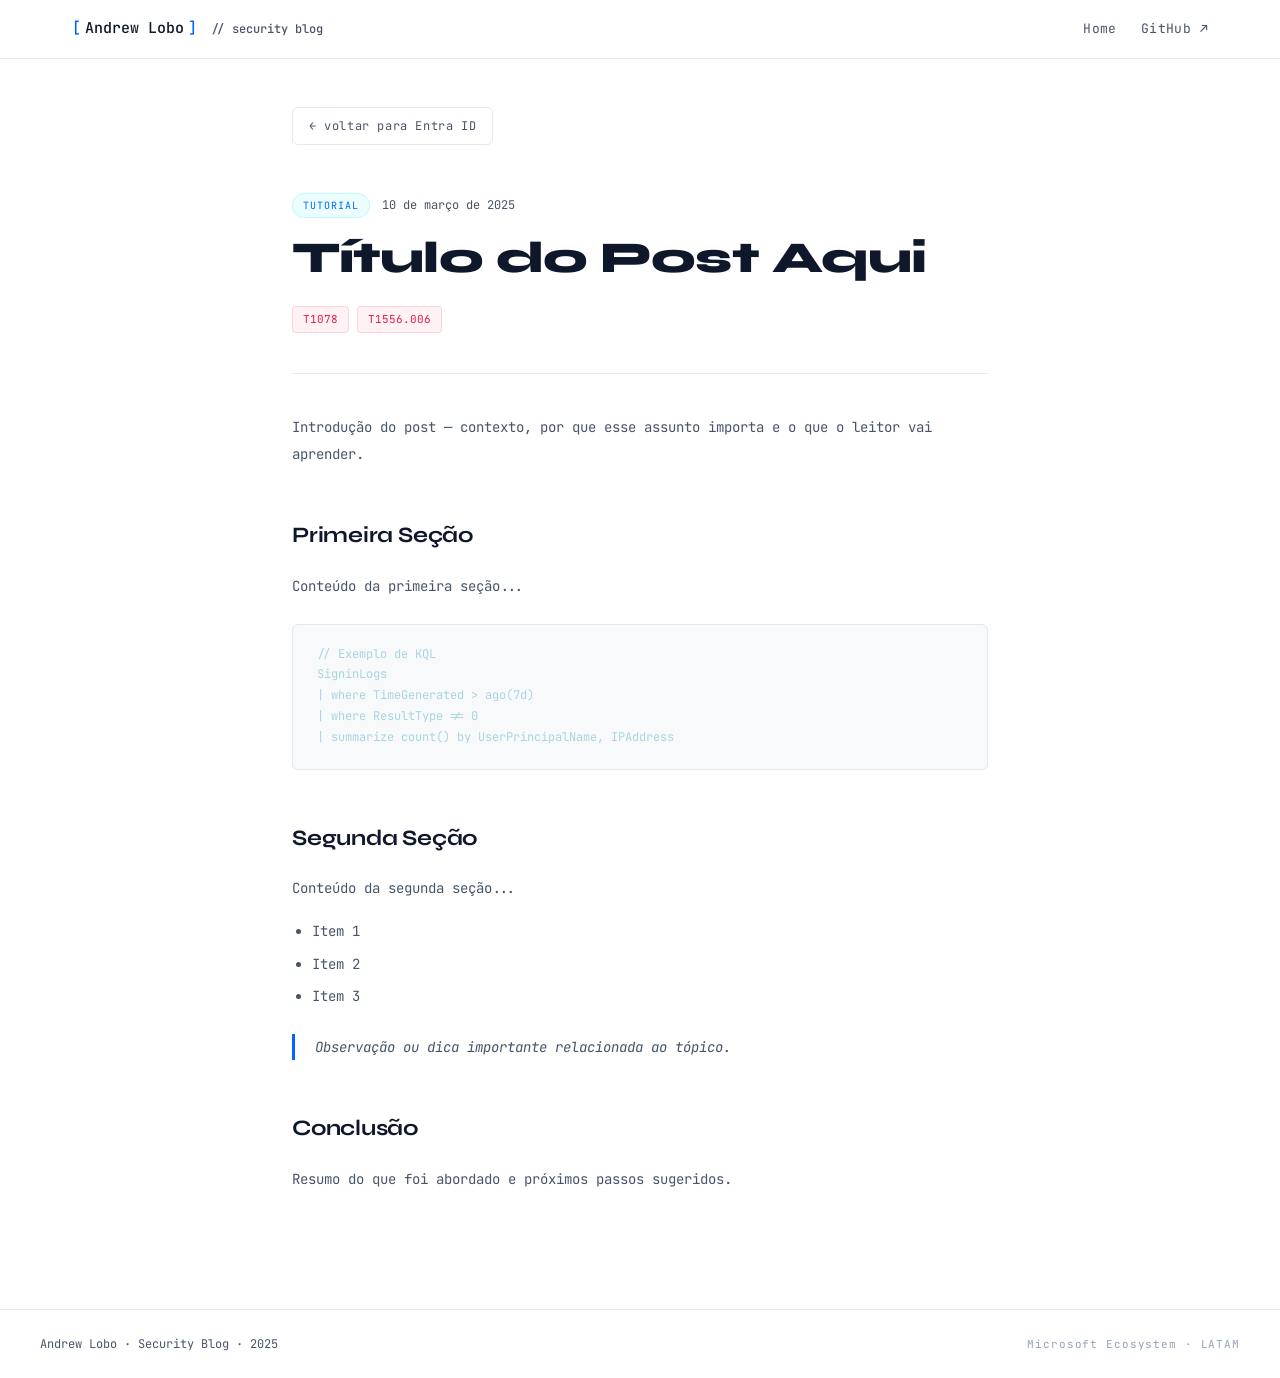
<file: posts/entraid/conditional-access-sem-quebrar.html>
<!DOCTYPE html>
<html lang="pt-BR">
<head>
  <meta charset="UTF-8" />
  <meta name="viewport" content="width=device-width, initial-scale=1.0" />
  <!-- 
    INSTRUÇÕES:
    1. Substitua "Título do Post" abaixo pelo título real
    2. Altere href="../../style.css" se necessário (depende da profundidade da pasta)
  -->
  <title>Título do Post — Andrew Lobo</title>
  <link rel="stylesheet" href="../../style.css" />
  <link rel="preconnect" href="https://fonts.googleapis.com" />
  <link href="https://fonts.googleapis.com/css2?family=Syne:wght@400;600;700;800&family=JetBrains+Mono:wght@300;400;500&display=swap" rel="stylesheet" />
  <style>
    /* Estilos específicos para o post */
    .post-page { max-width: 760px; margin: 0 auto; padding: 48px 32px 100px; }

    .post-back {
      display: inline-flex;
      align-items: center;
      gap: 8px;
      color: var(--text-dim);
      text-decoration: none;
      font-size: 12px;
      letter-spacing: 0.05em;
      margin-bottom: 48px;
      border: 1px solid var(--border);
      padding: 8px 16px;
      border-radius: 6px;
      transition: border-color 220ms, color 220ms;
    }
    .post-back:hover { border-color: var(--accent); color: var(--accent); }

    .post-tag-line {
      display: flex;
      align-items: center;
      gap: 12px;
      margin-bottom: 16px;
    }
    .post-tag-label {
      font-size: 10px;
      letter-spacing: 0.1em;
      text-transform: uppercase;
      color: var(--accent);
      background: rgba(0,229,255,.08);
      border: 1px solid rgba(0,229,255,.2);
      padding: 3px 10px;
      border-radius: 100px;
    }
    .post-date-label { font-size: 12px; color: var(--text-dim); }

    .post-h1 {
      font-family: 'Syne', sans-serif;
      font-weight: 800;
      font-size: clamp(28px, 5vw, 44px);
      line-height: 1.1;
      letter-spacing: -0.02em;
      color: var(--text);
      margin-bottom: 24px;
    }

    .post-mitre-line {
      display: flex;
      gap: 8px;
      flex-wrap: wrap;
      margin-bottom: 40px;
      padding-bottom: 40px;
      border-bottom: 1px solid var(--border);
    }
    .post-mitre-badge {
      font-size: 11px;
      font-family: 'JetBrains Mono', monospace;
      color: var(--accent2);
      background: rgba(255,77,109,.07);
      border: 1px solid rgba(255,77,109,.2);
      padding: 3px 10px;
      border-radius: 4px;
    }

    /* Conteúdo do post */
    .post-content { line-height: 1.9; }
    .post-content h2 {
      font-family: 'Syne', sans-serif;
      font-weight: 700;
      font-size: 22px;
      color: var(--text);
      margin: 48px 0 16px;
      letter-spacing: -0.01em;
    }
    .post-content h3 {
      font-family: 'Syne', sans-serif;
      font-weight: 600;
      font-size: 16px;
      color: var(--text);
      margin: 32px 0 12px;
    }
    .post-content p { color: var(--text-dim); margin-bottom: 16px; }
    .post-content ul, .post-content ol {
      color: var(--text-dim);
      margin: 0 0 16px 20px;
    }
    .post-content li { margin-bottom: 6px; }
    .post-content strong { color: var(--text); font-weight: 600; }
    .post-content a { color: var(--accent); }

    .post-content pre {
      background: var(--surface);
      border: 1px solid var(--border);
      border-radius: 6px;
      padding: 20px 24px;
      overflow-x: auto;
      margin: 24px 0;
      font-size: 13px;
      line-height: 1.6;
      color: #a8d5e2;
    }
    .post-content code {
      font-family: 'JetBrains Mono', monospace;
      font-size: 12px;
      background: var(--surface);
      border: 1px solid var(--border);
      padding: 2px 6px;
      border-radius: 4px;
      color: var(--accent);
    }
    .post-content pre code {
      background: none;
      border: none;
      padding: 0;
      color: inherit;
    }

    blockquote {
      border-left: 3px solid var(--accent);
      padding-left: 20px;
      margin: 24px 0;
      color: var(--text-dim);
      font-style: italic;
    }
  </style>
</head>
<body>

  <!-- HEADER -->
  <header class="site-header">
    <div class="header-inner">
      <div class="logo">
        <span class="logo-bracket">[</span>
        <span class="logo-name">Andrew Lobo</span>
        <span class="logo-bracket">]</span>
        <span class="logo-tag">// security blog</span>
      </div>
      <nav class="header-nav">
        <a href="../../index.html" class="nav-link">Home</a>
        <a href="https://github.com/SEU-USUARIO" target="_blank" class="nav-link">GitHub ↗</a>
      </nav>
    </div>
  </header>

  <main class="post-page">

    <!-- Botão voltar -->
    <!-- Ajuste o href para apontar para a categoria correta com o hash -->
    <a class="post-back" href="../../index.html#entraid">← voltar para Entra ID</a>

    <!-- Metadados do post -->
    <div class="post-tag-line">
      <!-- Altere o tag e a data abaixo -->
      <span class="post-tag-label">Tutorial</span>
      <span class="post-date-label">10 de março de 2025</span>
    </div>

    <!-- Título principal -->
    <h1 class="post-h1">Título do Post Aqui</h1>

    <!-- Técnicas MITRE (remova o bloco se não se aplicar) -->
    <div class="post-mitre-line">
      <span class="post-mitre-badge">T1078</span>
      <span class="post-mitre-badge">T1556.006</span>
    </div>

    <!-- 
      ============================================================
      CONTEÚDO DO POST
      
      Escreva aqui o conteúdo em HTML simples.
      Use as tags disponíveis:
        <h2>Seção principal</h2>
        <h3>Subseção</h3>
        <p>Parágrafo</p>
        <ul><li>Item</li></ul>
        <pre><code>código KQL ou PowerShell</code></pre>
        <code>código inline</code>
        <strong>negrito</strong>
        <blockquote>citação ou observação importante</blockquote>
      ============================================================
    -->
    <article class="post-content">

      <p>
        Introdução do post — contexto, por que esse assunto importa e o que o leitor vai aprender.
      </p>

      <h2>Primeira Seção</h2>
      <p>
        Conteúdo da primeira seção...
      </p>

      <pre><code>// Exemplo de KQL
SigninLogs
| where TimeGenerated > ago(7d)
| where ResultType != 0
| summarize count() by UserPrincipalName, IPAddress</code></pre>

      <h2>Segunda Seção</h2>
      <p>
        Conteúdo da segunda seção...
      </p>

      <ul>
        <li>Item 1</li>
        <li>Item 2</li>
        <li>Item 3</li>
      </ul>

      <blockquote>
        Observação ou dica importante relacionada ao tópico.
      </blockquote>

      <h2>Conclusão</h2>
      <p>
        Resumo do que foi abordado e próximos passos sugeridos.
      </p>

    </article>

  </main>

  <!-- FOOTER -->
  <footer class="site-footer">
    <div class="footer-inner">
      <span class="footer-text">Andrew Lobo · Security Blog · 2025</span>
      <span class="footer-stack">Microsoft Ecosystem · LATAM</span>
    </div>
  </footer>

</body>
</html>
</file>
<file: style.css>
/* ============================================================
   ANDREW LOBO — SECURITY BLOG
   style.css
   ============================================================ */

*, *::before, *::after {
  box-sizing: border-box;
  margin: 0;
  padding: 0;
}

:root {
  --bg:         #ffffff;
  --surface:    #f8f9fa;
  --surface2:   #f1f3f5;
  --border:     #e2e8f0;
  --accent:     #0066ff;
  --accent2:    #e11d48;
  --text:       #0f172a;
  --text-dim:   #475569;
  --text-muted: #94a3b8;

  --font-display: 'Syne', sans-serif;
  --font-mono:    'JetBrains Mono', monospace;

  --radius: 6px;
  --transition: 220ms cubic-bezier(0.4, 0, 0.2, 1);
}

html { scroll-behavior: smooth; }

body {
  background: var(--bg);
  color: var(--text);
  font-family: var(--font-mono);
  font-size: 14px;
  line-height: 1.7;
  min-height: 100vh;
  overflow-x: hidden;
}

/* ── HEADER ─────────────────────────────────────────────── */
.site-header {
  position: sticky;
  top: 0;
  z-index: 100;
  background: rgba(255, 255, 255, 0.85);
  backdrop-filter: blur(12px);
  border-bottom: 1px solid var(--border);
}

.header-inner {
  max-width: 1200px;
  margin: 0 auto;
  padding: 16px 32px;
  display: flex;
  align-items: center;
  justify-content: space-between;
}

.logo {
  display: flex;
  align-items: center;
  gap: 4px;
  font-family: var(--font-mono);
  font-weight: 500;
  font-size: 15px;
}

.logo-bracket { color: var(--accent); }
.logo-name    { color: var(--text); }
.logo-tag     { color: var(--text-dim); margin-left: 10px; font-size: 12px; }

.header-nav { display: flex; gap: 24px; }

.nav-link {
  color: var(--text-dim);
  text-decoration: none;
  font-size: 13px;
  letter-spacing: 0.03em;
  transition: color var(--transition);
}

.nav-link:hover,
.nav-link.active { color: var(--accent); }

/* ── HERO ────────────────────────────────────────────────── */
.hero {
  position: relative;
  padding: 100px 32px 80px;
  overflow: hidden;
}

.hero-inner {
  max-width: 1200px;
  margin: 0 auto;
  position: relative;
  z-index: 1;
}

.hero-label {
  font-size: 11px;
  letter-spacing: 0.15em;
  text-transform: uppercase;
  color: var(--accent);
  margin-bottom: 24px;
  display: inline-flex;
  align-items: center;
  gap: 8px;
}

.hero-label::before {
  content: '';
  display: inline-block;
  width: 24px;
  height: 1px;
  background: var(--accent);
}

.hero-title {
  font-family: var(--font-display);
  font-weight: 800;
  font-size: clamp(24px, 3vw, 64px);
  line-height: 1.0;
  color: var(--text);
  letter-spacing: -0.02em;
  margin-bottom: 28px;
}

.hero-title .accent { color: var(--accent2); }

.hero-desc {
  max-width: 520px;
  color: var(--text-dim);
  font-size: 14px;
  line-height: 1.8;
}

/* Background grid */
.hero-grid-bg {
  position: absolute;
  inset: 0;
  background-image:
    linear-gradient(var(--border) 1px, transparent 1px),
    linear-gradient(90deg, var(--border) 1px, transparent 1px);
  background-size: 48px 48px;
  opacity: 0.3;
  mask-image: radial-gradient(ellipse 80% 60% at 60% 40%, black 20%, transparent 80%);
}

/* ── CATEGORIES ──────────────────────────────────────────── */
.categories-section {
  max-width: 1200px;
  margin: 0 auto;
  padding: 0 32px 100px;
}

.section-label {
  color: var(--text-dim);
  font-size: 12px;
  letter-spacing: 0.1em;
  margin-bottom: 32px;
}

.categories-grid {
  display: grid;
  grid-template-columns: repeat(auto-fill, minmax(280px, 1fr));
  gap: 16px;
}

.category-card {
  background: var(--surface);
  border: 1px solid var(--border);
  border-radius: var(--radius);
  padding: 28px 24px;
  cursor: pointer;
  display: flex;
  align-items: flex-start;
  gap: 18px;
  transition:
    border-color var(--transition),
    transform var(--transition),
    background var(--transition);
  position: relative;
  overflow: hidden;
}

.category-card::before {
  content: '';
  position: absolute;
  inset: 0;
  background: linear-gradient(135deg, rgba(0, 229, 255, 0.04) 0%, transparent 60%);
  opacity: 0;
  transition: opacity var(--transition);
}

.category-card:hover {
  border-color: var(--accent);
  transform: translateY(-2px);
  background: var(--surface2);
}

.category-card:hover::before { opacity: 1; }

.card-icon {
  font-size: 28px;
  flex-shrink: 0;
  line-height: 1;
  margin-top: 2px;
}

.card-content { flex: 1; }

.card-title {
  font-family: var(--font-display);
  font-weight: 700;
  font-size: 16px;
  color: var(--text);
  margin-bottom: 6px;
  letter-spacing: -0.01em;
}

.card-desc {
  font-size: 12px;
  color: var(--text-dim);
  line-height: 1.6;
}

.card-arrow {
  color: var(--text-muted);
  font-size: 18px;
  align-self: center;
  transition: color var(--transition), transform var(--transition);
}

.category-card:hover .card-arrow {
  color: var(--accent);
  transform: translateX(4px);
}

/* ── POSTS SECTION ───────────────────────────────────────── */
.posts-section {
  max-width: 1200px;
  margin: 0 auto;
  padding: 48px 32px 100px;
}

.posts-section.hidden { display: none; }

.back-btn {
  background: none;
  border: 1px solid var(--border);
  color: var(--text-dim);
  font-family: var(--font-mono);
  font-size: 12px;
  padding: 8px 16px;
  border-radius: var(--radius);
  cursor: pointer;
  margin-bottom: 48px;
  letter-spacing: 0.05em;
  transition: border-color var(--transition), color var(--transition);
  display: inline-flex;
  align-items: center;
  gap: 8px;
}

.back-btn:hover {
  border-color: var(--accent);
  color: var(--accent);
}

.posts-header { margin-bottom: 40px; }

.posts-category-label {
  font-size: 11px;
  letter-spacing: 0.15em;
  text-transform: uppercase;
  color: var(--accent);
  margin-bottom: 12px;
  display: flex;
  align-items: center;
  gap: 8px;
}

.posts-category-label::before {
  content: '';
  display: inline-block;
  width: 20px;
  height: 1px;
  background: var(--accent);
}

.posts-title {
  font-family: var(--font-display);
  font-weight: 800;
  font-size: clamp(32px, 5vw, 56px);
  color: var(--text);
  letter-spacing: -0.02em;
}

/* ── POST CARDS ──────────────────────────────────────────── */
.posts-list {
  display: flex;
  flex-direction: column;
  gap: 1px;
  border: 1px solid var(--border);
  border-radius: var(--radius);
  overflow: hidden;
}

.post-card {
  background: var(--surface);
  padding: 24px 28px;
  display: flex;
  align-items: flex-start;
  gap: 24px;
  text-decoration: none;
  color: inherit;
  transition: background var(--transition);
  border-bottom: 1px solid var(--border);
  cursor: pointer;
}

.post-card:last-child { border-bottom: none; }

.post-card:hover { background: var(--surface2); }

.post-meta {
  display: flex;
  flex-direction: column;
  align-items: flex-end;
  flex-shrink: 0;
  min-width: 100px;
}

.post-date {
  font-size: 11px;
  color: var(--text-dim);
  letter-spacing: 0.05em;
}

.post-tag {
  font-size: 10px;
  letter-spacing: 0.08em;
  text-transform: uppercase;
  color: var(--accent);
  background: rgba(0, 229, 255, 0.08);
  padding: 2px 8px;
  border-radius: 100px;
  margin-top: 6px;
  border: 1px solid rgba(0, 229, 255, 0.2);
}

.post-body { flex: 1; }

.post-title {
  font-family: var(--font-display);
  font-weight: 700;
  font-size: 16px;
  color: var(--text);
  margin-bottom: 6px;
  letter-spacing: -0.01em;
  transition: color var(--transition);
}

.post-card:hover .post-title { color: var(--accent); }

.post-excerpt {
  font-size: 12px;
  color: var(--text-dim);
  line-height: 1.7;
}

.post-mitre {
  margin-top: 10px;
  display: flex;
  gap: 6px;
  flex-wrap: wrap;
}

.mitre-badge {
  font-size: 10px;
  font-family: var(--font-mono);
  color: var(--accent2);
  background: rgba(247, 243, 243, 0.07);
  border: 1px solid rgb(241, 234, 235);
  padding: 2px 8px;
  border-radius: 4px;
  letter-spacing: 0.05em;
}

/* Empty state */
.empty-state {
  padding: 64px 28px;
  text-align: center;
  color: var(--text-dim);
  font-size: 13px;
}

.empty-state .empty-icon { font-size: 32px; margin-bottom: 12px; }
.empty-state .empty-msg { color: var(--text-muted); font-size: 12px; margin-top: 6px; }

/* ── FOOTER ──────────────────────────────────────────────── */
.site-footer {
  border-top: 1px solid var(--border);
  padding: 24px 32px;
  background: rgba(255, 255, 255, 0.85);
  backdrop-filter: blur(12px);
}

.footer-inner {
  max-width: 1200px;
  margin: 0 auto;
  display: flex;
  justify-content: space-between;
  align-items: center;
  gap: 16px;
}

.footer-text  { color: var(--text-dim); font-size: 12px; }
.footer-stack { color: var(--text-muted); font-size: 11px; letter-spacing: 0.08em; }

/* ── UTILITIES ───────────────────────────────────────────── */
.hidden { display: none !important; }

/* ── RESPONSIVE ──────────────────────────────────────────── */
@media (max-width: 640px) {
  .header-inner { padding: 14px 20px; }
  .hero         { padding: 64px 20px 48px; }
  .categories-section { padding: 0 20px 64px; }
  .posts-section { padding: 32px 20px 64px; }
  .footer-inner { flex-direction: column; align-items: flex-start; }
  .post-card    { flex-direction: column; gap: 12px; }
  .post-meta    { align-items: flex-start; flex-direction: row; gap: 12px; }
}

/* ── HERO ROTATIVO ───────────────────────────────────────── */
.hero-rotate {
  display: inline-flex;
  flex-direction: column;
  overflow: hidden;
  height: 1.1em;
  vertical-align: bottom;
}

.hero-rotate span {
  animation: heroSlide 10s cubic-bezier(0.4, 0, 0.2, 1) infinite;
  line-height: 1.1em;
}

@keyframes heroSlide {
  0%        { transform: translateY(0%); }
  22%       { transform: translateY(0%); }
  25%       { transform: translateY(-100%); }
  47%       { transform: translateY(-100%); }
  50%       { transform: translateY(-200%); }
  72%       { transform: translateY(-200%); }
  75%       { transform: translateY(-300%); }
  97%       { transform: translateY(-300%); }
  100%      { transform: translateY(0%); }
}
</file>
